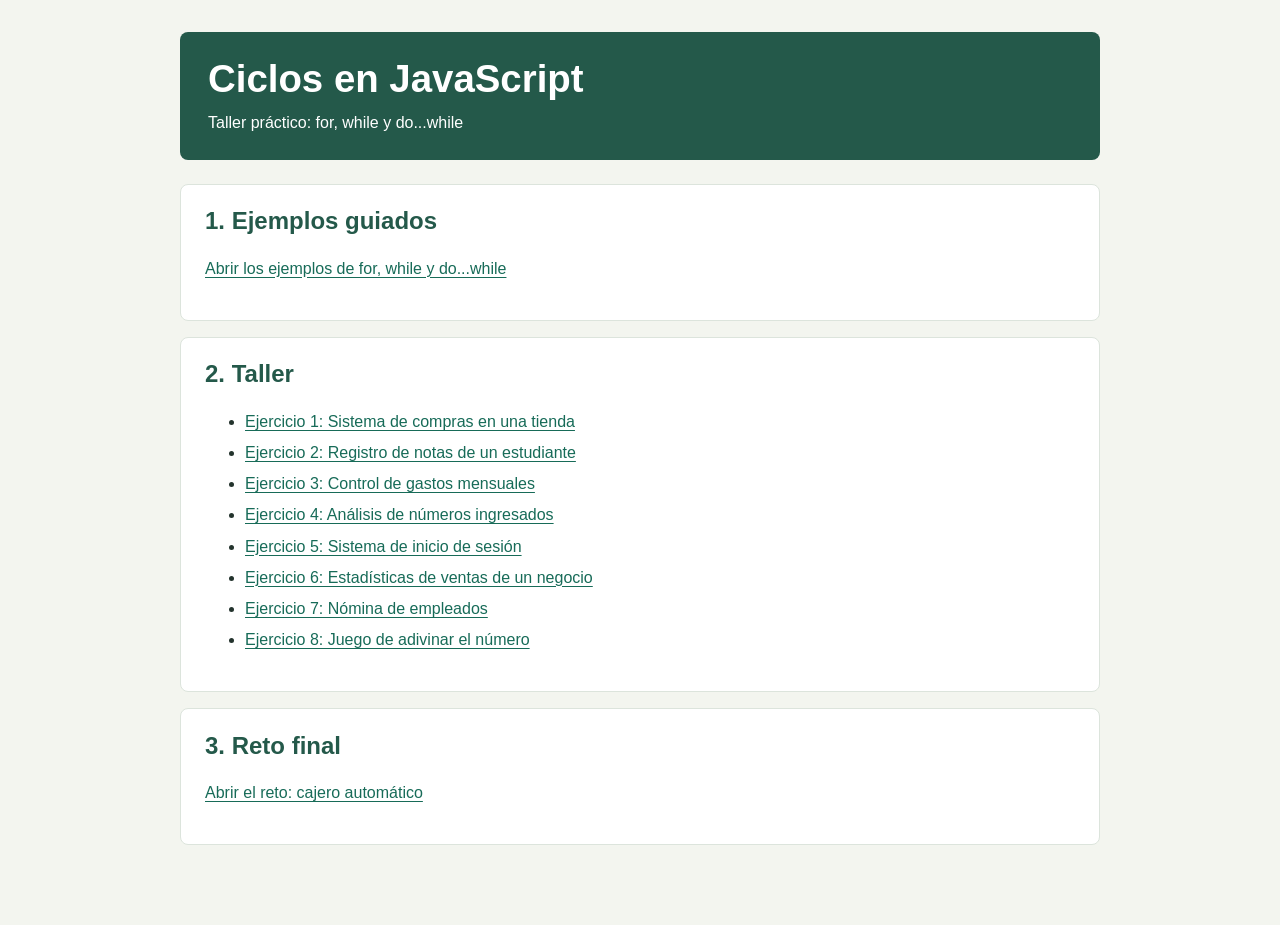
<file: ciclos-js/index.html>
<!DOCTYPE html>
<html lang="es">
<head>
  <meta charset="UTF-8">
  <meta name="viewport" content="width=device-width, initial-scale=1.0">
  <link rel="stylesheet" href="css/estilos.css">
  <title>Ciclos en JavaScript</title>
</head>
<body>
  <header>
    <h1>Ciclos en JavaScript</h1>
    <p>Taller práctico: for, while y do...while</p>
  </header>

  <main>
    <section id="seccionEjemplos">
      <h2>1. Ejemplos guiados</h2>
      <p><a href="ejemplos.html">Abrir los ejemplos de for, while y do...while</a></p>
    </section>

    <section id="seccionTaller">
      <h2>2. Taller</h2>
      <ul>
        <li><a href="ejercicio1.html">Ejercicio 1: Sistema de compras en una tienda</a></li>
        <li><a href="ejercicio2.html">Ejercicio 2: Registro de notas de un estudiante</a></li>
        <li><a href="ejercicio3.html">Ejercicio 3: Control de gastos mensuales</a></li>
        <li><a href="ejercicio4.html">Ejercicio 4: Análisis de números ingresados</a></li>
        <li><a href="ejercicio5.html">Ejercicio 5: Sistema de inicio de sesión</a></li>
        <li><a href="ejercicio6.html">Ejercicio 6: Estadísticas de ventas de un negocio</a></li>
        <li><a href="ejercicio7.html">Ejercicio 7: Nómina de empleados</a></li>
        <li><a href="ejercicio8.html">Ejercicio 8: Juego de adivinar el número</a></li>
      </ul>
    </section>

    <section id="seccionReto">
      <h2>3. Reto final</h2>
      <p><a href="reto.html">Abrir el reto: cajero automático</a></p>
    </section>
  </main>

</body>
</html>
</file>
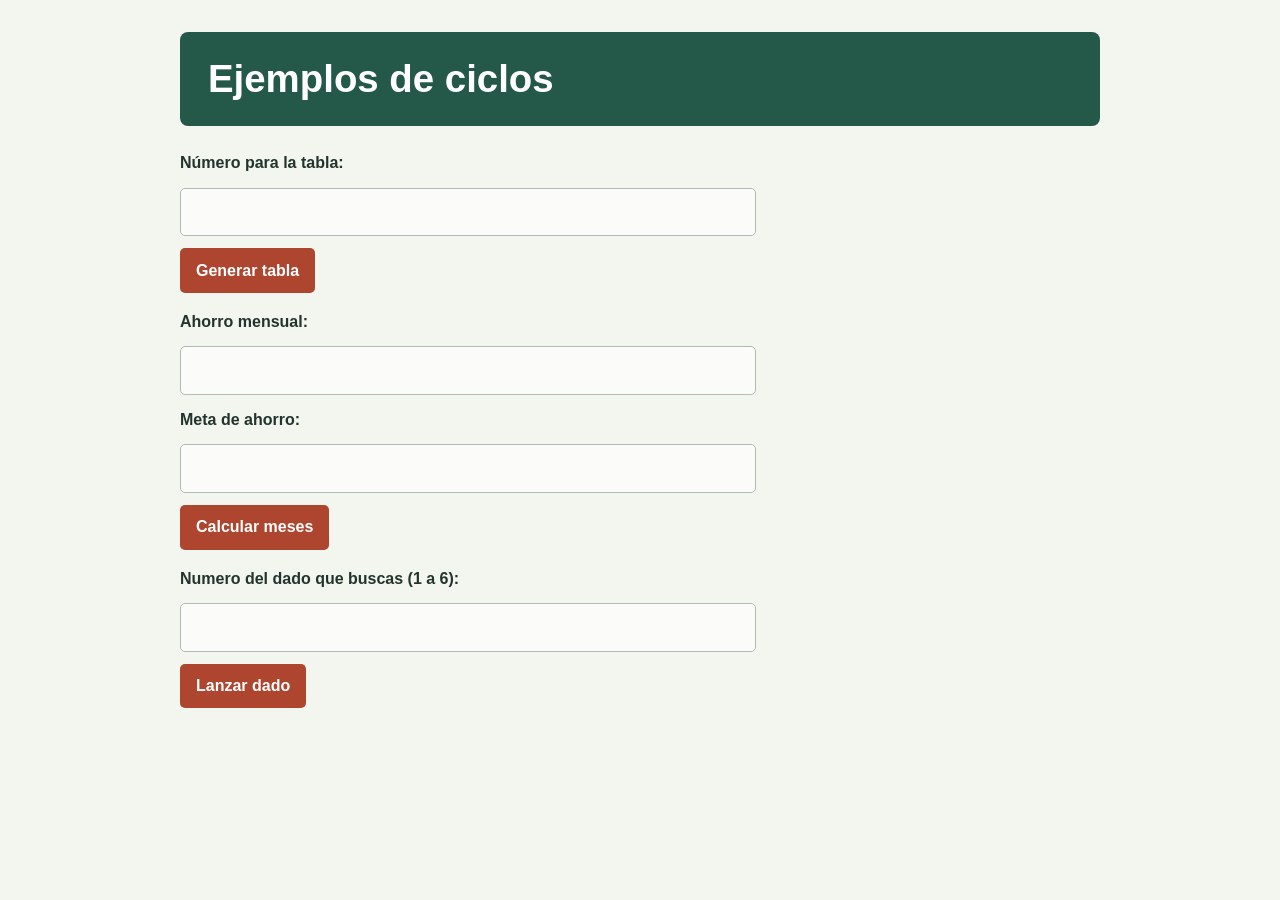
<file: ciclos-js/ejemplos.html>
<!DOCTYPE html>
<html lang="es">
<head>
  <meta charset="UTF-8">
  <meta name="viewport" content="width=device-width, initial-scale=1.0">
  <link rel="stylesheet" href="css/estilos.css">
  <title>Ejemplos de ciclos</title>
</head>
<body>
  <h1>Ejemplos de ciclos</h1>

  <form id="formTabla">
    <label for="numeroTabla">Número para la tabla:</label>
    <input type="number" id="numeroTabla" step="1" required>
    <button type="submit">Generar tabla</button>
  </form>
  <ul id="listaTabla"></ul>

  <form id="formAhorro">
    <label for="ahorroMensual">Ahorro mensual:</label>
    <input type="number" id="ahorroMensual" step="any" required>
    <label for="meta">Meta de ahorro:</label>
    <input type="number" id="meta" step="any" required>
    <button type="submit">Calcular meses</button>
  </form>
  <p id="resultadoAhorro"></p>

  <form id="formDado">
    <label for="objetivo">Numero del dado que buscas (1 a 6):</label>
    <input type="number" id="objetivo" min="1" max="6" required>
    <button type="submit">Lanzar dado</button>
  </form>
  <p id="resultadoDado"></p>
  <ul id="listaDado"></ul>

  <script src="js/ejemplo-for.js"></script>
  <script src="js/ejemplo-while.js"></script>
  <script src="js/ejemplo-do-while.js"></script>
</body>
</html>
</file>
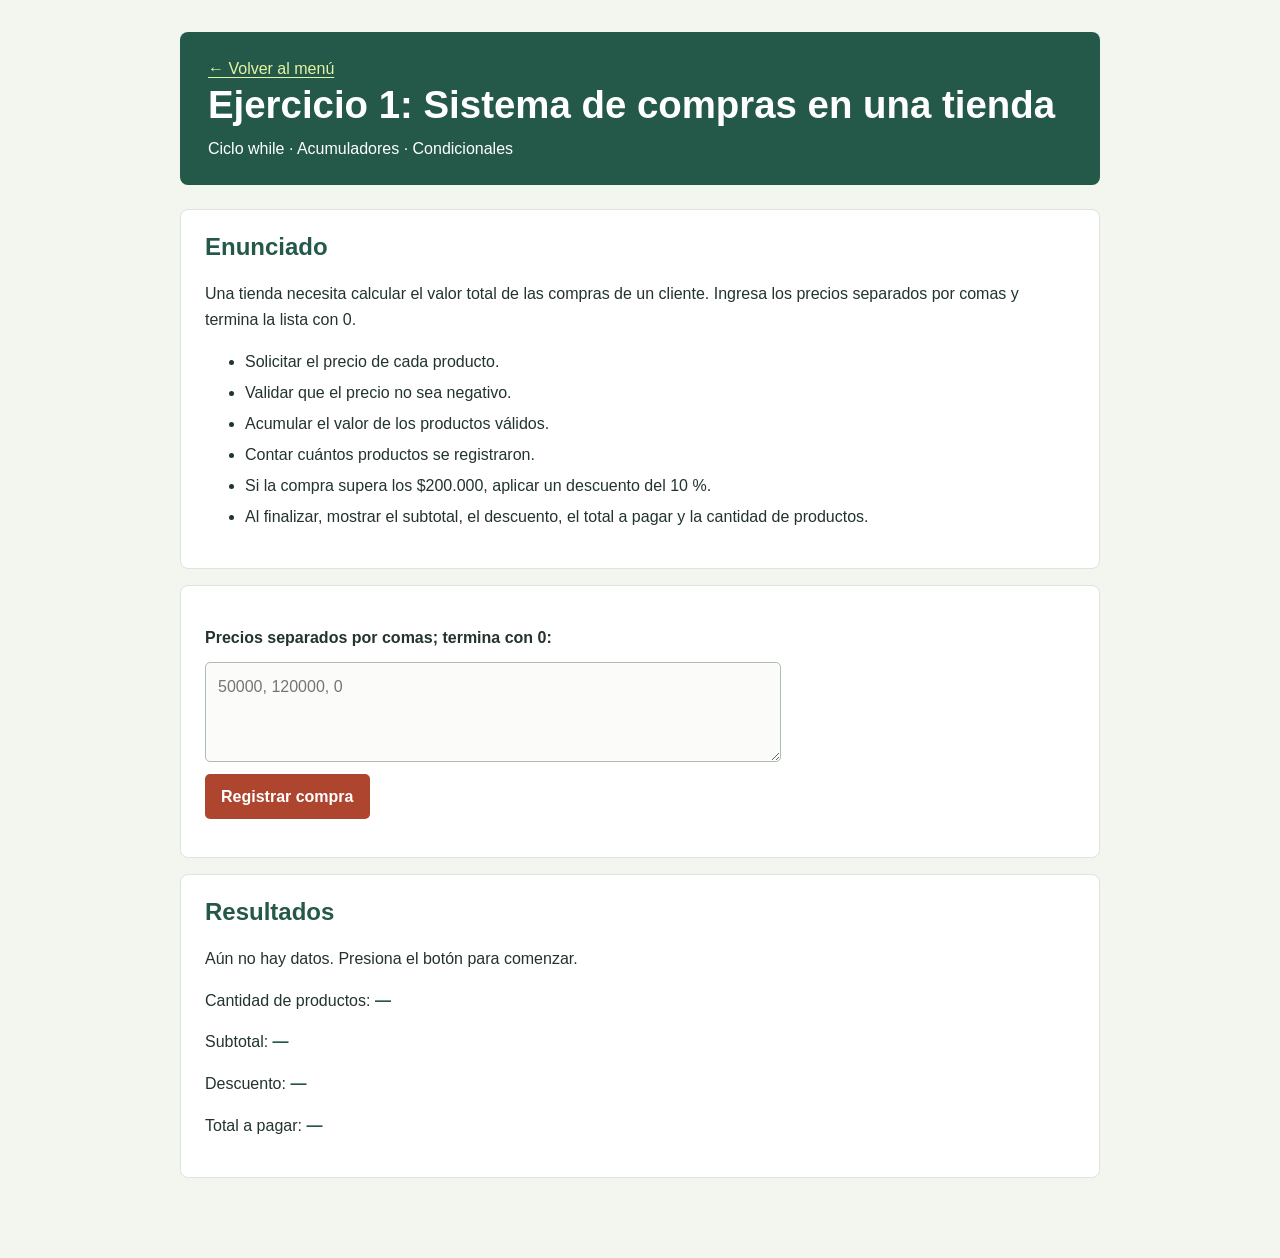
<file: ciclos-js/ejercicio1.html>
<!DOCTYPE html>
<html lang="es">
<head>
  <meta charset="UTF-8">
  <meta name="viewport" content="width=device-width, initial-scale=1.0">
  <link rel="stylesheet" href="css/estilos.css">
  <title>Ejercicio 1 · Sistema de compras en una tienda</title>
</head>
<body>
  <header>
    <a href="index.html">← Volver al menú</a>
    <h1>Ejercicio 1: Sistema de compras en una tienda</h1>
    <p id="etiquetas">Ciclo while · Acumuladores · Condicionales</p>
  </header>

  <main>
    <section id="enunciado">
      <h2>Enunciado</h2>
      <p>Una tienda necesita calcular el valor total de las compras de un cliente. Ingresa los precios separados por comas y termina la lista con 0.</p>
      <ul>
        <li>Solicitar el precio de cada producto.</li>
        <li>Validar que el precio no sea negativo.</li>
        <li>Acumular el valor de los productos válidos.</li>
        <li>Contar cuántos productos se registraron.</li>
        <li>Si la compra supera los $200.000, aplicar un descuento del 10 %.</li>
        <li>Al finalizar, mostrar el subtotal, el descuento, el total a pagar y la cantidad de productos.</li>
      </ul>
    </section>

    <section id="controles">
      <form id="formulario">
        <label for="precios">Precios separados por comas; termina con 0:</label>
        <textarea id="precios" rows="3" placeholder="50000, 120000, 0" required></textarea>
        <button type="submit">Registrar compra</button>
      </form>
    </section>

    <section id="resultado" aria-live="polite">
      <h2>Resultados</h2>
      <p id="mensaje">Aún no hay datos. Presiona el botón para comenzar.</p>
      <p>Cantidad de productos: <strong id="cantidad">—</strong></p>
      <p>Subtotal: <strong id="subtotal">—</strong></p>
      <p>Descuento: <strong id="descuento">—</strong></p>
      <p>Total a pagar: <strong id="total">—</strong></p>
    </section>
  </main>

  <script src="js/ejercicio1.js"></script>
</body>
</html>
</file>
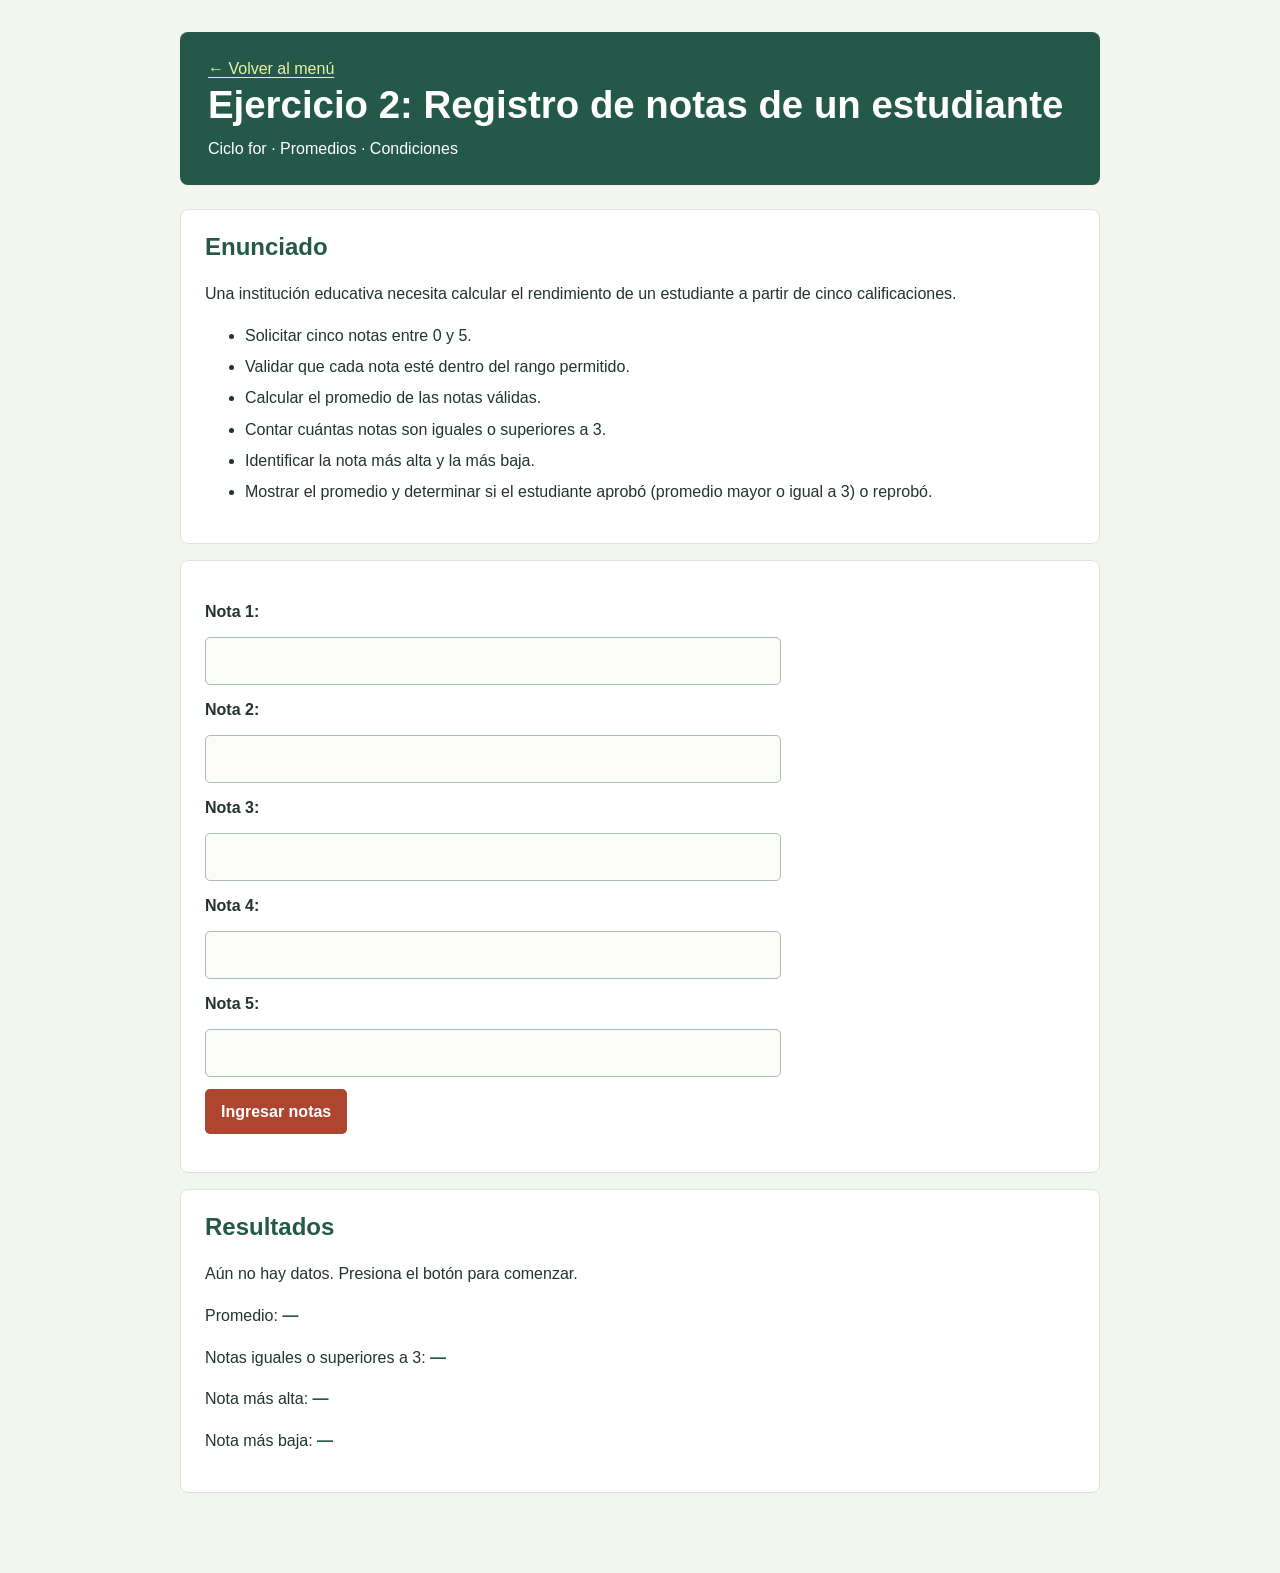
<file: ciclos-js/ejercicio2.html>
<!DOCTYPE html>
<html lang="es">
<head>
  <meta charset="UTF-8">
  <meta name="viewport" content="width=device-width, initial-scale=1.0">
  <link rel="stylesheet" href="css/estilos.css">
  <title>Ejercicio 2 · Registro de notas de un estudiante</title>
</head>
<body>
  <header>
    <a href="index.html">← Volver al menú</a>
    <h1>Ejercicio 2: Registro de notas de un estudiante</h1>
    <p id="etiquetas">Ciclo for · Promedios · Condiciones</p>
  </header>

  <main>
    <section id="enunciado">
      <h2>Enunciado</h2>
      <p>Una institución educativa necesita calcular el rendimiento de un estudiante a partir de cinco calificaciones.</p>
      <ul>
        <li>Solicitar cinco notas entre 0 y 5.</li>
        <li>Validar que cada nota esté dentro del rango permitido.</li>
        <li>Calcular el promedio de las notas válidas.</li>
        <li>Contar cuántas notas son iguales o superiores a 3.</li>
        <li>Identificar la nota más alta y la más baja.</li>
        <li>Mostrar el promedio y determinar si el estudiante aprobó (promedio mayor o igual a 3) o reprobó.</li>
      </ul>
    </section>

    <section id="controles">
      <form id="formulario">
        <label for="nota1">Nota 1:</label>
        <input type="number" id="nota1" step="any" required>
        <label for="nota2">Nota 2:</label>
        <input type="number" id="nota2" step="any" required>
        <label for="nota3">Nota 3:</label>
        <input type="number" id="nota3" step="any" required>
        <label for="nota4">Nota 4:</label>
        <input type="number" id="nota4" step="any" required>
        <label for="nota5">Nota 5:</label>
        <input type="number" id="nota5" step="any" required>
        <button type="submit">Ingresar notas</button>
      </form>
    </section>

    <section id="resultado" aria-live="polite">
      <h2>Resultados</h2>
      <p id="mensaje">Aún no hay datos. Presiona el botón para comenzar.</p>
      <ul id="listaNotas"></ul>
      <p>Promedio: <strong id="promedio">—</strong></p>
      <p>Notas iguales o superiores a 3: <strong id="notasAltas">—</strong></p>
      <p>Nota más alta: <strong id="notaMayor">—</strong></p>
      <p>Nota más baja: <strong id="notaMenor">—</strong></p>
    </section>
  </main>

  <script src="js/ejercicio2.js"></script>
</body>
</html>
</file>
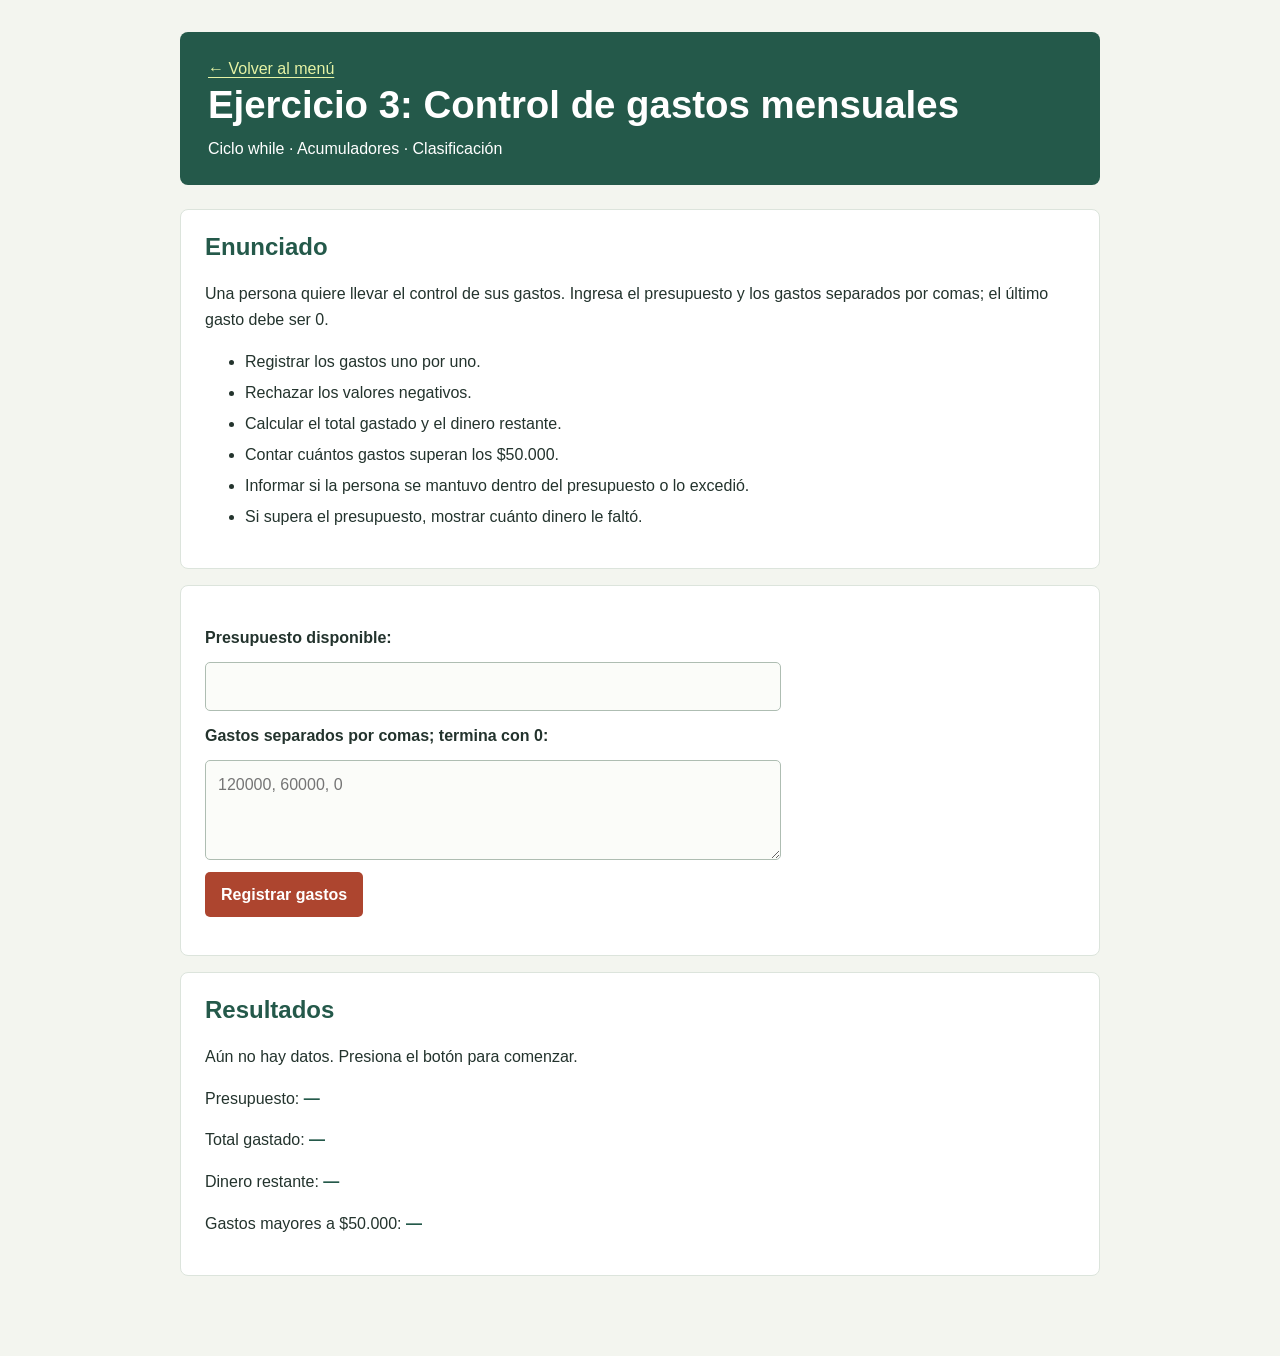
<file: ciclos-js/ejercicio3.html>
<!DOCTYPE html>
<html lang="es">
<head>
  <meta charset="UTF-8">
  <meta name="viewport" content="width=device-width, initial-scale=1.0">
  <link rel="stylesheet" href="css/estilos.css">
  <title>Ejercicio 3 · Control de gastos mensuales</title>
</head>
<body>
  <header>
    <a href="index.html">← Volver al menú</a>
    <h1>Ejercicio 3: Control de gastos mensuales</h1>
    <p id="etiquetas">Ciclo while · Acumuladores · Clasificación</p>
  </header>

  <main>
    <section id="enunciado">
      <h2>Enunciado</h2>
      <p>Una persona quiere llevar el control de sus gastos. Ingresa el presupuesto y los gastos separados por comas; el último gasto debe ser 0.</p>
      <ul>
        <li>Registrar los gastos uno por uno.</li>
        <li>Rechazar los valores negativos.</li>
        <li>Calcular el total gastado y el dinero restante.</li>
        <li>Contar cuántos gastos superan los $50.000.</li>
        <li>Informar si la persona se mantuvo dentro del presupuesto o lo excedió.</li>
        <li>Si supera el presupuesto, mostrar cuánto dinero le faltó.</li>
      </ul>
    </section>

    <section id="controles">
      <form id="formulario">
        <label for="presupuestoEntrada">Presupuesto disponible:</label>
        <input type="number" id="presupuestoEntrada" min="0" step="any" required>
        <label for="gastosEntrada">Gastos separados por comas; termina con 0:</label>
        <textarea id="gastosEntrada" rows="3" placeholder="120000, 60000, 0" required></textarea>
        <button type="submit">Registrar gastos</button>
      </form>
    </section>

    <section id="resultado" aria-live="polite">
      <h2>Resultados</h2>
      <p id="mensaje">Aún no hay datos. Presiona el botón para comenzar.</p>
      <p>Presupuesto: <strong id="presupuesto">—</strong></p>
      <p>Total gastado: <strong id="totalGastado">—</strong></p>
      <p>Dinero restante: <strong id="restante">—</strong></p>
      <p>Gastos mayores a $50.000: <strong id="gastosAltos">—</strong></p>
    </section>
  </main>

  <script src="js/ejercicio3.js"></script>
</body>
</html>
</file>
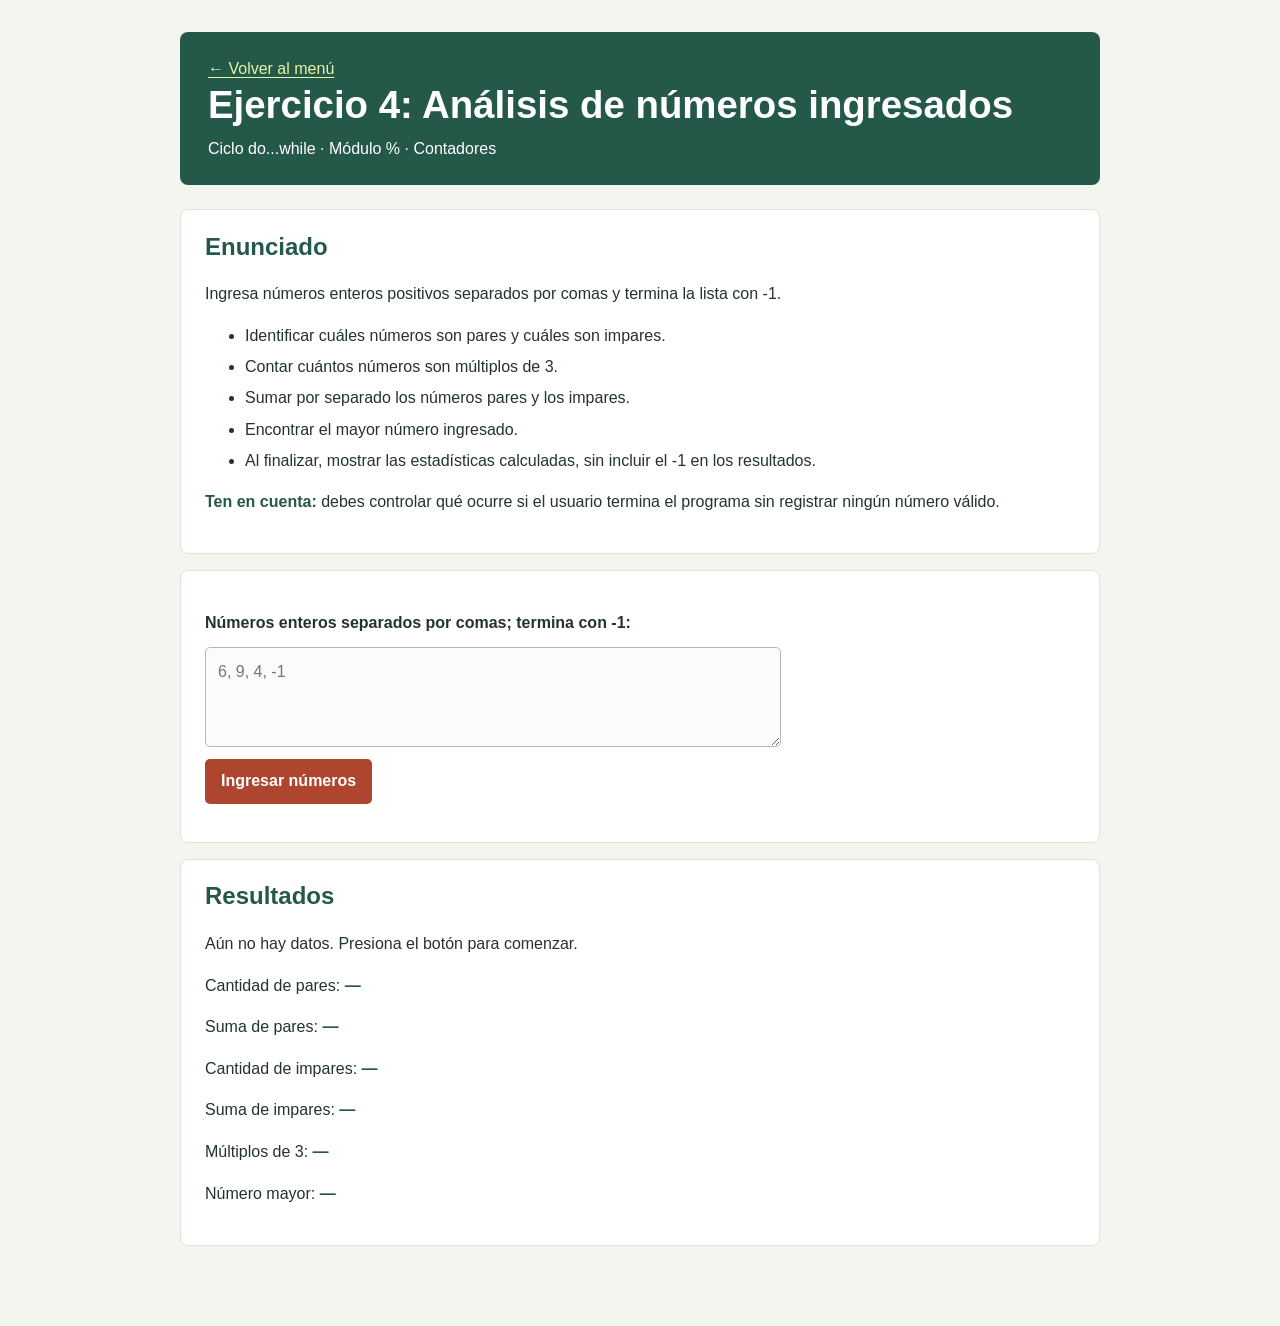
<file: ciclos-js/ejercicio4.html>
<!DOCTYPE html>
<html lang="es">
<head>
  <meta charset="UTF-8">
  <meta name="viewport" content="width=device-width, initial-scale=1.0">
  <link rel="stylesheet" href="css/estilos.css">
  <title>Ejercicio 4 · Análisis de números ingresados</title>
</head>
<body>
  <header>
    <a href="index.html">← Volver al menú</a>
    <h1>Ejercicio 4: Análisis de números ingresados</h1>
    <p id="etiquetas">Ciclo do...while · Módulo % · Contadores</p>
  </header>

  <main>
    <section id="enunciado">
      <h2>Enunciado</h2>
      <p>Ingresa números enteros positivos separados por comas y termina la lista con -1.</p>
      <ul>
        <li>Identificar cuáles números son pares y cuáles son impares.</li>
        <li>Contar cuántos números son múltiplos de 3.</li>
        <li>Sumar por separado los números pares y los impares.</li>
        <li>Encontrar el mayor número ingresado.</li>
        <li>Al finalizar, mostrar las estadísticas calculadas, sin incluir el -1 en los resultados.</li>
      </ul>
      <p><strong>Ten en cuenta:</strong> debes controlar qué ocurre si el usuario termina el programa sin registrar ningún número válido.</p>
    </section>

    <section id="controles">
      <form id="formulario">
        <label for="numerosEntrada">Números enteros separados por comas; termina con -1:</label>
        <textarea id="numerosEntrada" rows="3" placeholder="6, 9, 4, -1" required></textarea>
        <button type="submit">Ingresar números</button>
      </form>
    </section>

    <section id="resultado" aria-live="polite">
      <h2>Resultados</h2>
      <p id="mensaje">Aún no hay datos. Presiona el botón para comenzar.</p>
      <p>Cantidad de pares: <strong id="pares">—</strong></p>
      <p>Suma de pares: <strong id="sumaPares">—</strong></p>
      <p>Cantidad de impares: <strong id="impares">—</strong></p>
      <p>Suma de impares: <strong id="sumaImpares">—</strong></p>
      <p>Múltiplos de 3: <strong id="multiplos3">—</strong></p>
      <p>Número mayor: <strong id="mayor">—</strong></p>
    </section>
  </main>

  <script src="js/ejercicio4.js"></script>
</body>
</html>
</file>
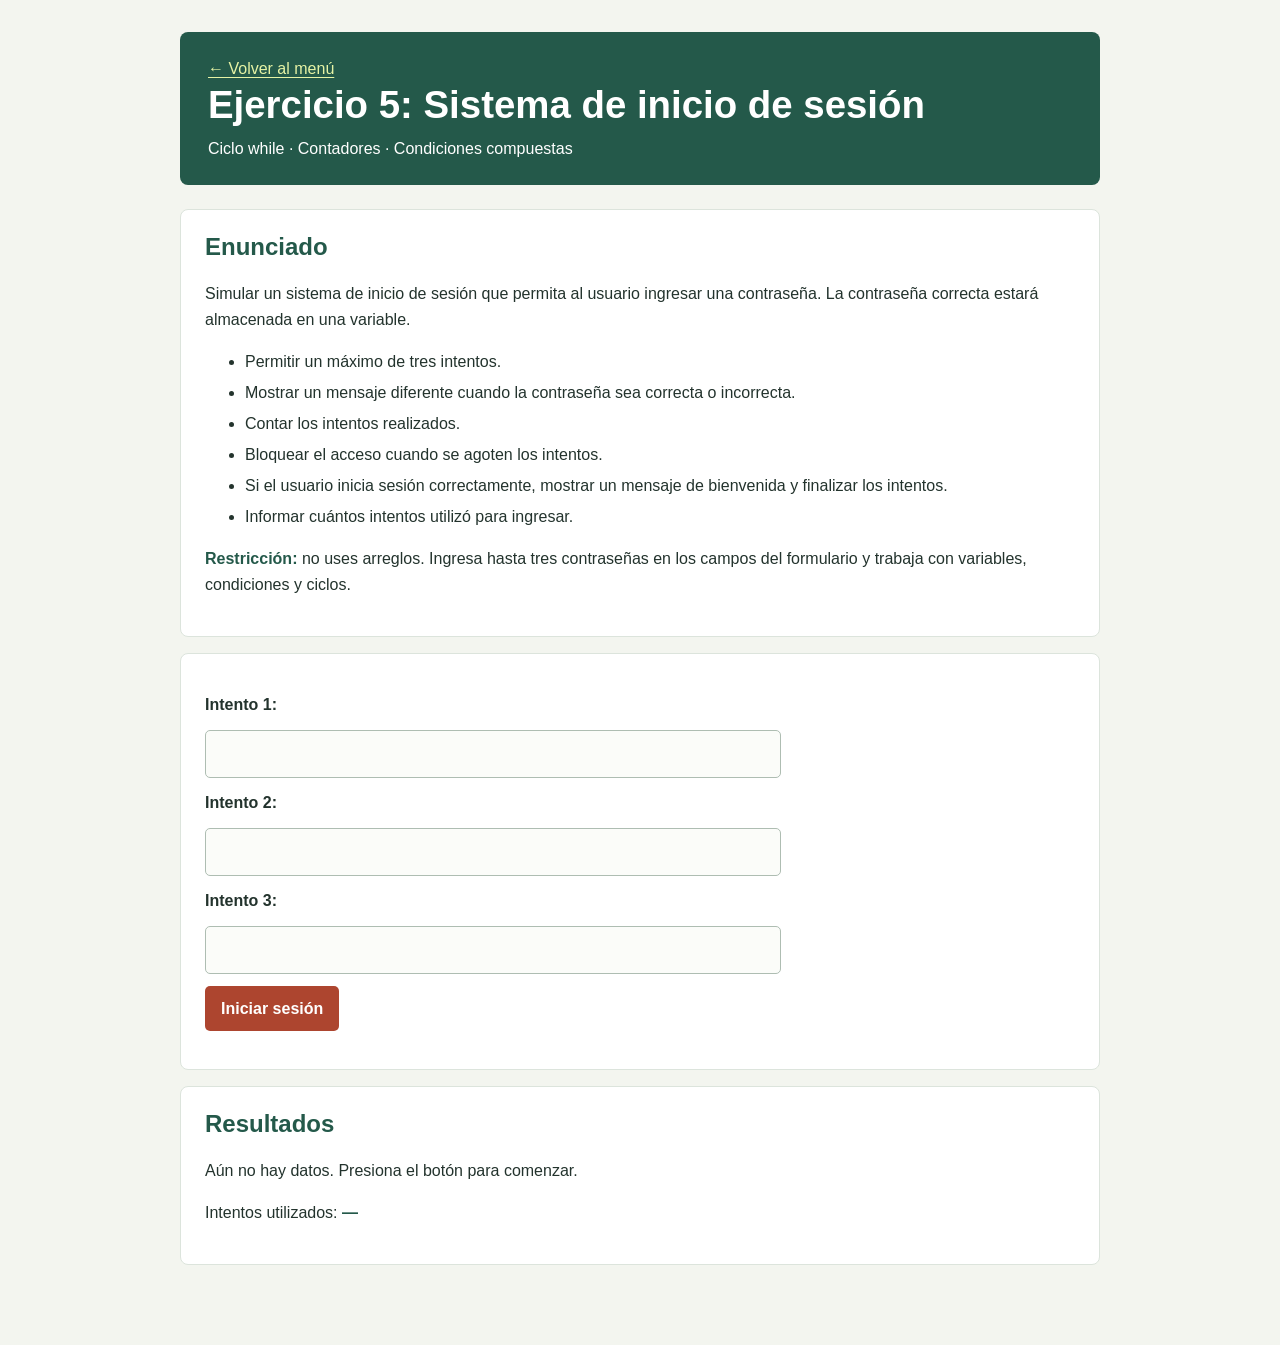
<file: ciclos-js/ejercicio5.html>
<!DOCTYPE html>
<html lang="es">
<head>
  <meta charset="UTF-8">
  <meta name="viewport" content="width=device-width, initial-scale=1.0">
  <link rel="stylesheet" href="css/estilos.css">
  <title>Ejercicio 5 · Sistema de inicio de sesión</title>
</head>
<body>
  <header>
    <a href="index.html">← Volver al menú</a>
    <h1>Ejercicio 5: Sistema de inicio de sesión</h1>
    <p id="etiquetas">Ciclo while · Contadores · Condiciones compuestas</p>
  </header>

  <main>
    <section id="enunciado">
      <h2>Enunciado</h2>
      <p>Simular un sistema de inicio de sesión que permita al usuario ingresar una contraseña. La contraseña correcta estará almacenada en una variable.</p>
      <ul>
        <li>Permitir un máximo de tres intentos.</li>
        <li>Mostrar un mensaje diferente cuando la contraseña sea correcta o incorrecta.</li>
        <li>Contar los intentos realizados.</li>
        <li>Bloquear el acceso cuando se agoten los intentos.</li>
        <li>Si el usuario inicia sesión correctamente, mostrar un mensaje de bienvenida y finalizar los intentos.</li>
        <li>Informar cuántos intentos utilizó para ingresar.</li>
      </ul>
      <p><strong>Restricción:</strong> no uses arreglos. Ingresa hasta tres contraseñas en los campos del formulario y trabaja con variables, condiciones y ciclos.</p>
    </section>

    <section id="controles">
      <form id="formulario">
        <label for="contrasena1">Intento 1:</label>
        <input type="password" id="contrasena1" required>
        <label for="contrasena2">Intento 2:</label>
        <input type="password" id="contrasena2">
        <label for="contrasena3">Intento 3:</label>
        <input type="password" id="contrasena3">
        <button type="submit">Iniciar sesión</button>
      </form>
    </section>

    <section id="resultado" aria-live="polite">
      <h2>Resultados</h2>
      <p id="mensaje">Aún no hay datos. Presiona el botón para comenzar.</p>
      <ul id="registro"></ul>
      <p>Intentos utilizados: <strong id="intentos">—</strong></p>
    </section>
  </main>

  <script src="js/ejercicio5.js"></script>
</body>
</html>
</file>
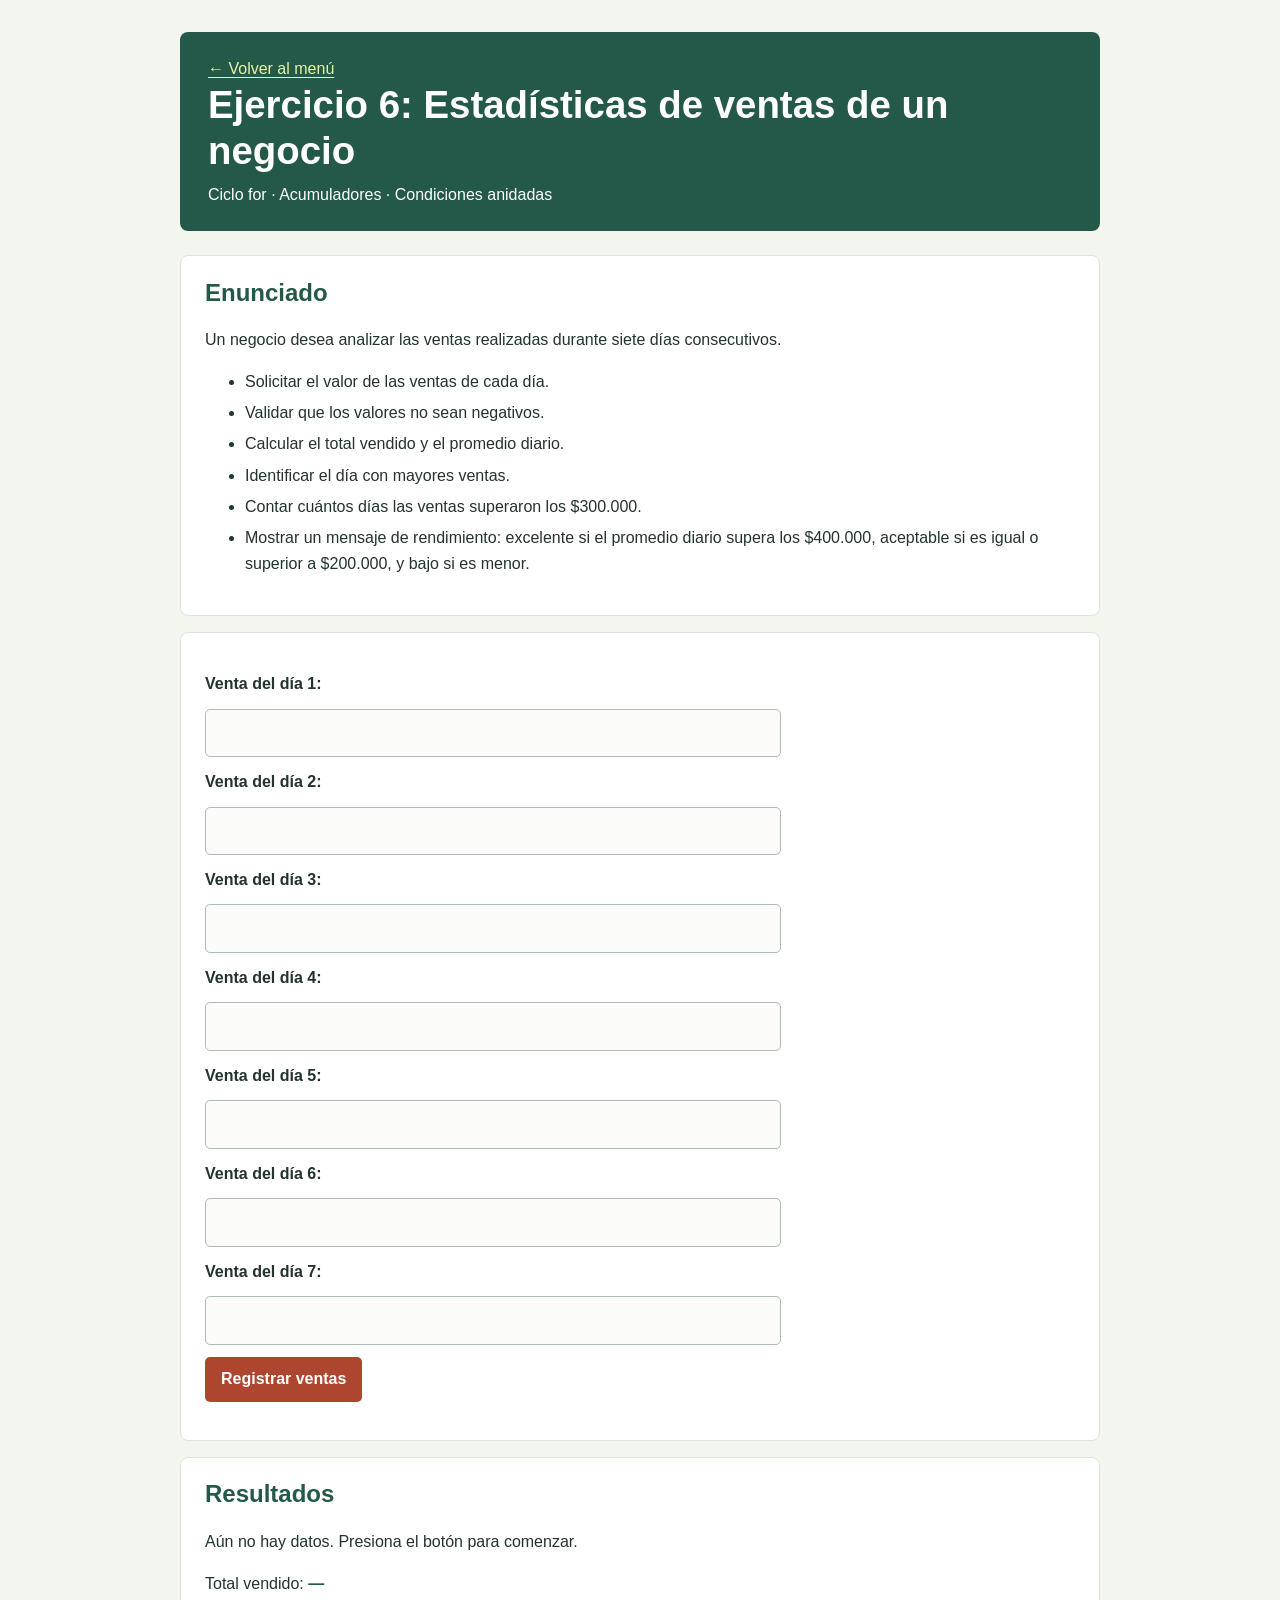
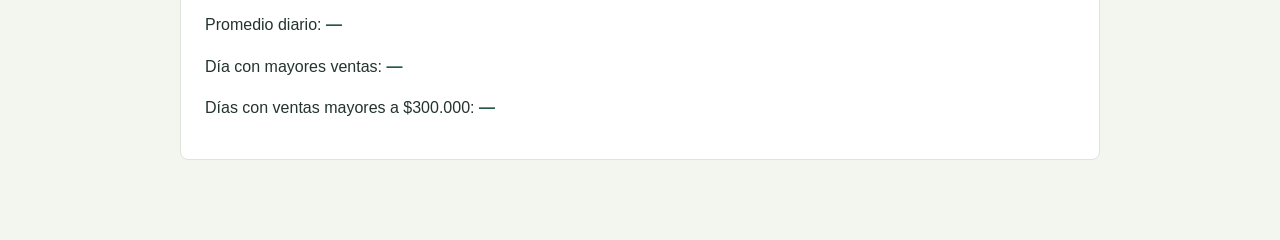
<file: ciclos-js/ejercicio6.html>
<!DOCTYPE html>
<html lang="es">
<head>
  <meta charset="UTF-8">
  <meta name="viewport" content="width=device-width, initial-scale=1.0">
  <link rel="stylesheet" href="css/estilos.css">
  <title>Ejercicio 6 · Estadísticas de ventas de un negocio</title>
</head>
<body>
  <header>
    <a href="index.html">← Volver al menú</a>
    <h1>Ejercicio 6: Estadísticas de ventas de un negocio</h1>
    <p id="etiquetas">Ciclo for · Acumuladores · Condiciones anidadas</p>
  </header>

  <main>
    <section id="enunciado">
      <h2>Enunciado</h2>
      <p>Un negocio desea analizar las ventas realizadas durante siete días consecutivos.</p>
      <ul>
        <li>Solicitar el valor de las ventas de cada día.</li>
        <li>Validar que los valores no sean negativos.</li>
        <li>Calcular el total vendido y el promedio diario.</li>
        <li>Identificar el día con mayores ventas.</li>
        <li>Contar cuántos días las ventas superaron los $300.000.</li>
        <li>Mostrar un mensaje de rendimiento: excelente si el promedio diario supera los $400.000, aceptable si es igual o superior a $200.000, y bajo si es menor.</li>
      </ul>
    </section>

    <section id="controles">
      <form id="formulario">
        <label for="venta1">Venta del día 1:</label>
        <input type="number" id="venta1" step="any" required>
        <label for="venta2">Venta del día 2:</label>
        <input type="number" id="venta2" step="any" required>
        <label for="venta3">Venta del día 3:</label>
        <input type="number" id="venta3" step="any" required>
        <label for="venta4">Venta del día 4:</label>
        <input type="number" id="venta4" step="any" required>
        <label for="venta5">Venta del día 5:</label>
        <input type="number" id="venta5" step="any" required>
        <label for="venta6">Venta del día 6:</label>
        <input type="number" id="venta6" step="any" required>
        <label for="venta7">Venta del día 7:</label>
        <input type="number" id="venta7" step="any" required>
        <button type="submit">Registrar ventas</button>
      </form>
    </section>

    <section id="resultado" aria-live="polite">
      <h2>Resultados</h2>
      <p id="mensaje">Aún no hay datos. Presiona el botón para comenzar.</p>
      <ul id="detalleDias"></ul>
      <p>Total vendido: <strong id="totalVendido">—</strong></p>
      <p>Promedio diario: <strong id="promedio">—</strong></p>
      <p>Día con mayores ventas: <strong id="mejorDia">—</strong></p>
      <p>Días con ventas mayores a $300.000: <strong id="diasAltos">—</strong></p>
    </section>
  </main>

  <script src="js/ejercicio6.js"></script>
</body>
</html>
</file>
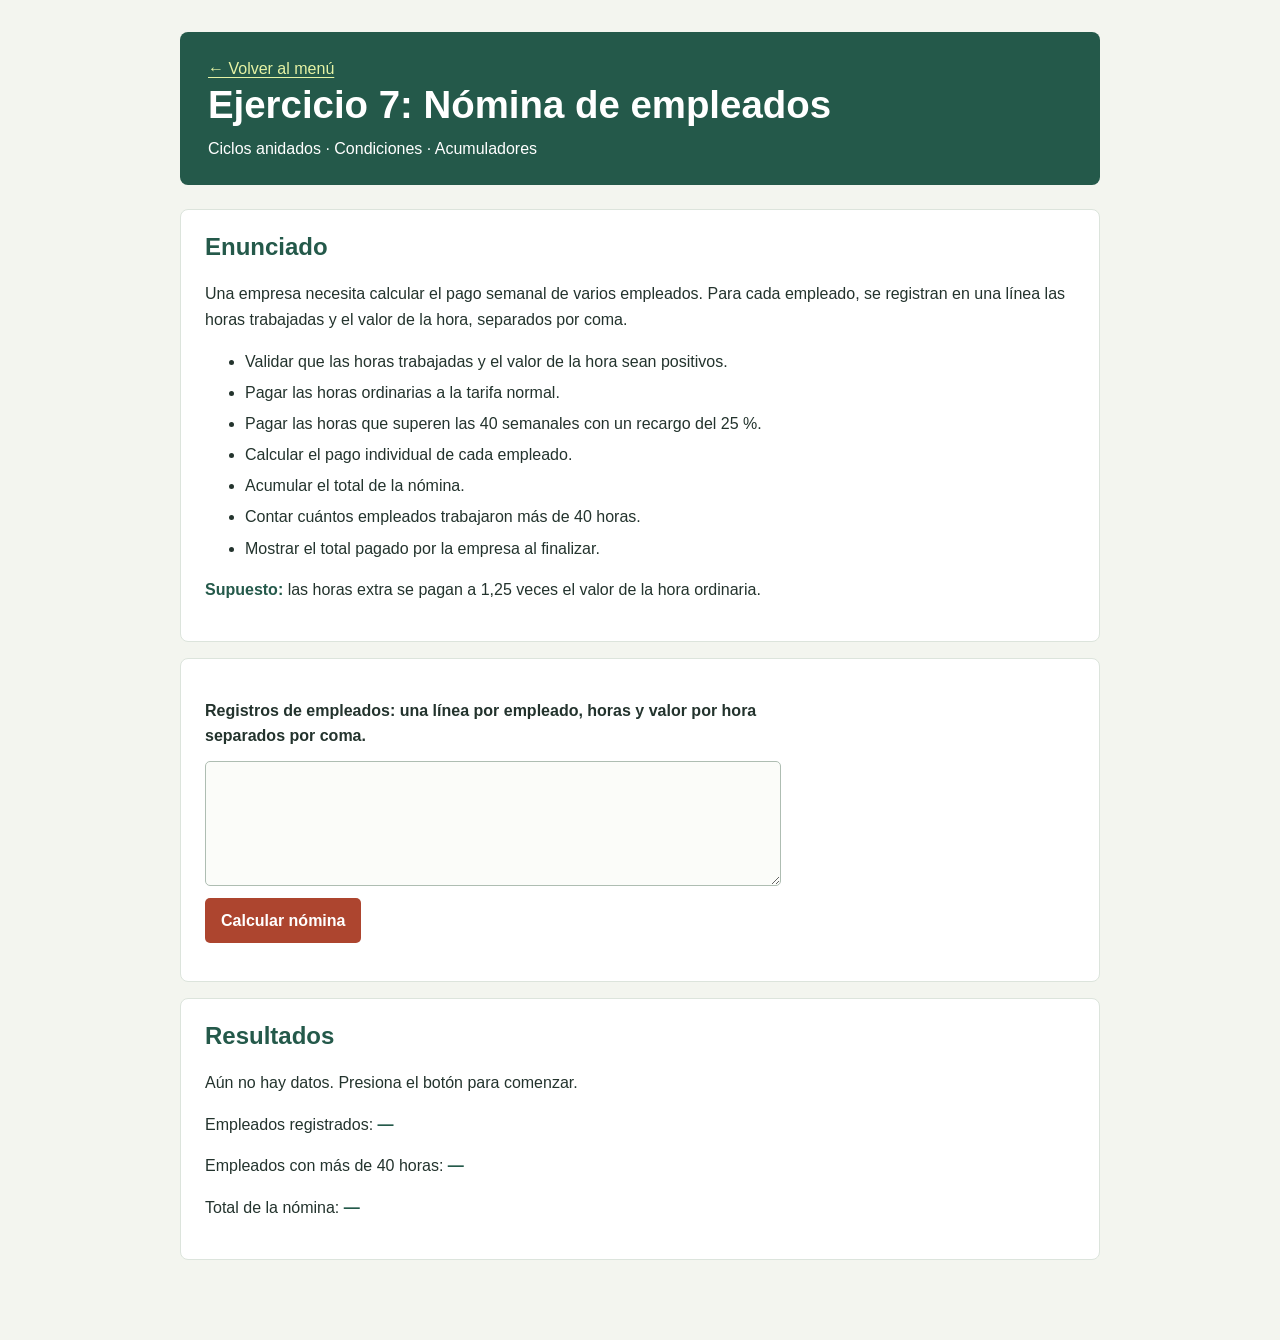
<file: ciclos-js/ejercicio7.html>
<!DOCTYPE html>
<html lang="es">
<head>
  <meta charset="UTF-8">
  <meta name="viewport" content="width=device-width, initial-scale=1.0">
  <link rel="stylesheet" href="css/estilos.css">
  <title>Ejercicio 7 · Nómina de empleados</title>
</head>
<body>
  <header>
    <a href="index.html">← Volver al menú</a>
    <h1>Ejercicio 7: Nómina de empleados</h1>
    <p id="etiquetas">Ciclos anidados · Condiciones · Acumuladores</p>
  </header>

  <main>
    <section id="enunciado">
      <h2>Enunciado</h2>
      <p>Una empresa necesita calcular el pago semanal de varios empleados. Para cada empleado, se registran en una línea las horas trabajadas y el valor de la hora, separados por coma.</p>
      <ul>
        <li>Validar que las horas trabajadas y el valor de la hora sean positivos.</li>
        <li>Pagar las horas ordinarias a la tarifa normal.</li>
        <li>Pagar las horas que superen las 40 semanales con un recargo del 25 %.</li>
        <li>Calcular el pago individual de cada empleado.</li>
        <li>Acumular el total de la nómina.</li>
        <li>Contar cuántos empleados trabajaron más de 40 horas.</li>
        <li>Mostrar el total pagado por la empresa al finalizar.</li>
      </ul>
      <p><strong>Supuesto:</strong> las horas extra se pagan a 1,25 veces el valor de la hora ordinaria.</p>
    </section>

    <section id="controles">
      <form id="formulario">
        <label for="empleadosEntrada">Registros de empleados: una línea por empleado, horas y valor por hora separados por coma.</label>
        <textarea id="empleadosEntrada" rows="4" required></textarea>
        <button type="submit">Calcular nómina</button>
      </form>
    </section>

    <section id="resultado" aria-live="polite">
      <h2>Resultados</h2>
      <p id="mensaje">Aún no hay datos. Presiona el botón para comenzar.</p>
      <ul id="detalleEmpleados"></ul>
      <p>Empleados registrados: <strong id="cantidadEmpleados">—</strong></p>
      <p>Empleados con más de 40 horas: <strong id="conExtras">—</strong></p>
      <p>Total de la nómina: <strong id="totalNomina">—</strong></p>
    </section>
  </main>

  <script src="js/ejercicio7.js"></script>
</body>
</html>
</file>
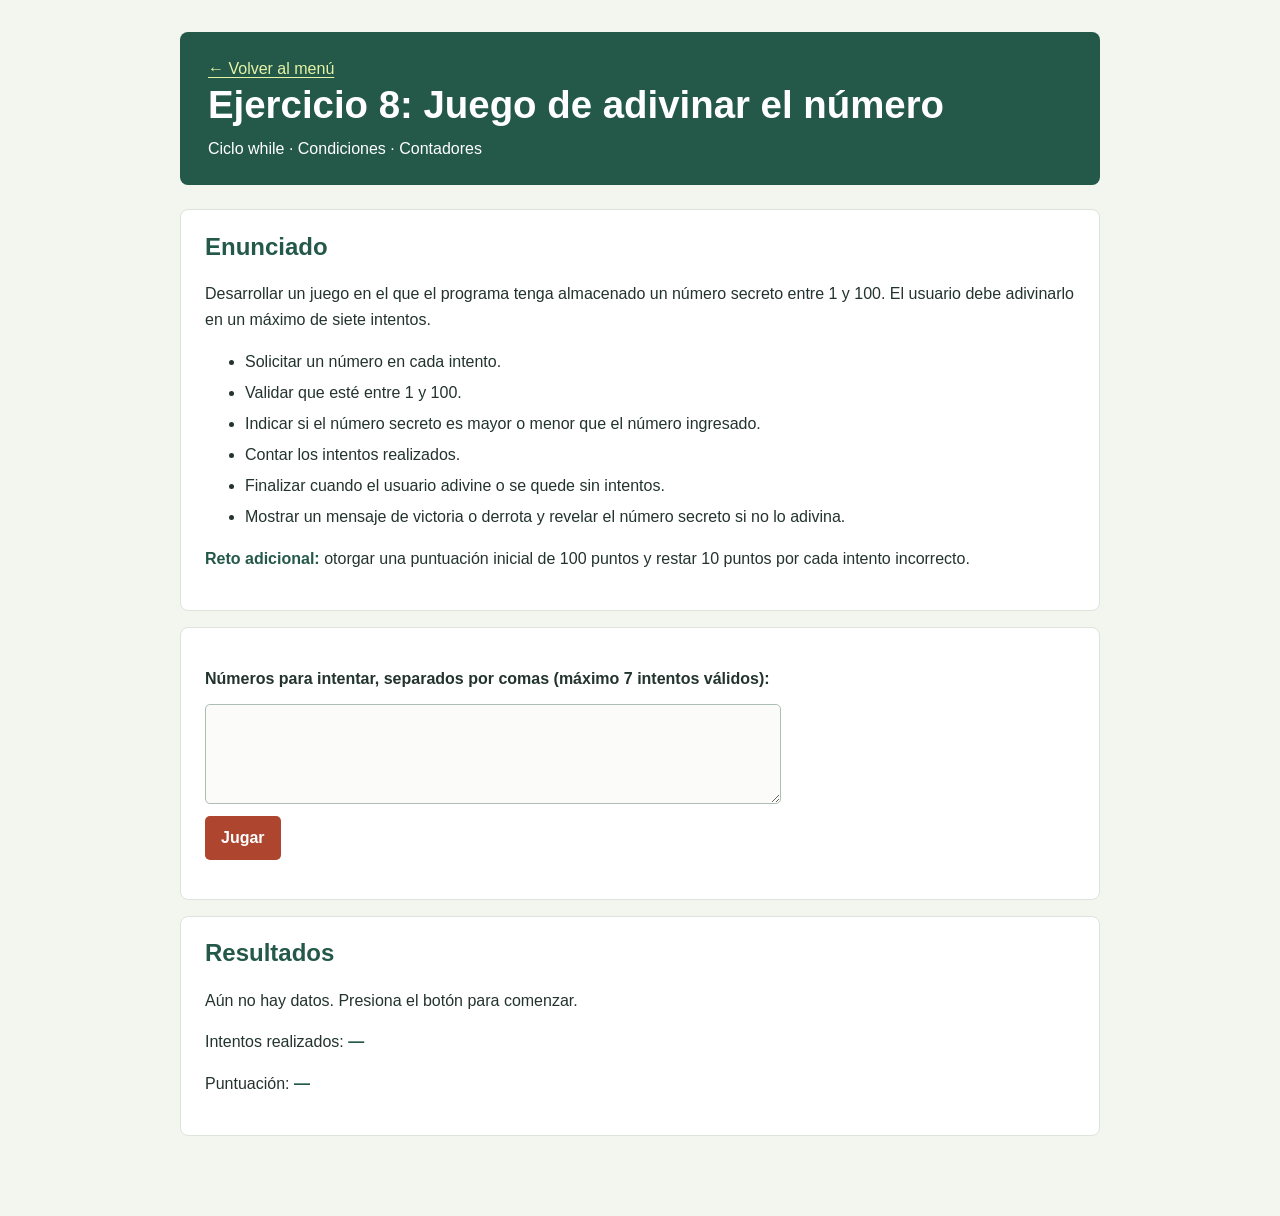
<file: ciclos-js/ejercicio8.html>
<!DOCTYPE html>
<html lang="es">
<head>
  <meta charset="UTF-8">
  <meta name="viewport" content="width=device-width, initial-scale=1.0">
  <link rel="stylesheet" href="css/estilos.css">
  <title>Ejercicio 8 · Juego de adivinar el número</title>
</head>
<body>
  <header>
    <a href="index.html">← Volver al menú</a>
    <h1>Ejercicio 8: Juego de adivinar el número</h1>
    <p id="etiquetas">Ciclo while · Condiciones · Contadores</p>
  </header>

  <main>
    <section id="enunciado">
      <h2>Enunciado</h2>
      <p>Desarrollar un juego en el que el programa tenga almacenado un número secreto entre 1 y 100. El usuario debe adivinarlo en un máximo de siete intentos.</p>
      <ul>
        <li>Solicitar un número en cada intento.</li>
        <li>Validar que esté entre 1 y 100.</li>
        <li>Indicar si el número secreto es mayor o menor que el número ingresado.</li>
        <li>Contar los intentos realizados.</li>
        <li>Finalizar cuando el usuario adivine o se quede sin intentos.</li>
        <li>Mostrar un mensaje de victoria o derrota y revelar el número secreto si no lo adivina.</li>
      </ul>
      <p><strong>Reto adicional:</strong> otorgar una puntuación inicial de 100 puntos y restar 10 puntos por cada intento incorrecto.</p>
    </section>

    <section id="controles">
      <form id="formulario">
        <label for="intentosEntrada">Números para intentar, separados por comas (máximo 7 intentos válidos):</label>
        <textarea id="intentosEntrada" rows="3" required></textarea>
        <button type="submit">Jugar</button>
      </form>
    </section>

    <section id="resultado" aria-live="polite">
      <h2>Resultados</h2>
      <p id="mensaje">Aún no hay datos. Presiona el botón para comenzar.</p>
      <ul id="registro"></ul>
      <p>Intentos realizados: <strong id="intentos">—</strong></p>
      <p>Puntuación: <strong id="puntos">—</strong></p>
    </section>
  </main>

  <script src="js/ejercicio8.js"></script>
</body>
</html>
</file>
<file: ciclos-js/css/estilos.css>
:root {
  color-scheme: light;
  font-family: "Segoe UI", Arial, sans-serif;
  color: #23332d;
  background: #f3f5ef;
  font-synthesis: none;
  text-rendering: optimizeLegibility;
}

* {
  box-sizing: border-box;
}

body {
  width: min(100% - 2rem, 920px);
  margin: 0 auto;
  padding: 2rem 0 4rem;
  line-height: 1.6;
}

header {
  margin-bottom: 1.5rem;
  padding: 1.5rem 1.75rem;
  color: #fff;
  background: #24594a;
  border-radius: 8px;
}

header a {
  color: #e6f3a5;
}

h1,
h2 {
  line-height: 1.2;
}

h1 {
  margin: 0 0 0.5rem;
  font-size: clamp(1.7rem, 5vw, 2.4rem);
}

h2 {
  margin-top: 0;
  color: #24594a;
}

header p {
  margin: 0;
}

main > section,
body > section {
  margin: 1rem 0;
  padding: 1.4rem 1.5rem;
  background: #fff;
  border: 1px solid #dce4dc;
  border-radius: 8px;
}

body > h1 {
  margin: 0 0 1.5rem;
  padding: 1.5rem 1.75rem;
  color: #fff;
  background: #24594a;
  border-radius: 8px;
}

a {
  color: #176b58;
  text-underline-offset: 0.18em;
}

a:hover {
  color: #ad452f;
}

li {
  margin: 0.35rem 0;
}

form {
  display: grid;
  gap: 0.75rem;
  max-width: 36rem;
  margin: 1rem 0;
}

label {
  font-weight: 600;
}

input,
textarea,
select {
  width: 100%;
  min-height: 2.75rem;
  padding: 0.65rem 0.75rem;
  color: inherit;
  font: inherit;
  background: #fbfcf9;
  border: 1px solid #aebdb2;
  border-radius: 5px;
}

textarea {
  resize: vertical;
}

input:focus,
textarea:focus,
select:focus,
button:focus-visible,
a:focus-visible {
  outline: 3px solid #e8bc5a;
  outline-offset: 2px;
}

button {
  justify-self: start;
  min-height: 2.75rem;
  padding: 0.6rem 1rem;
  color: #fff;
  font: inherit;
  font-weight: 700;
  background: #ad452f;
  border: 0;
  border-radius: 5px;
  cursor: pointer;
}

button:hover {
  background: #873722;
}

strong {
  color: #24594a;
}

@media (max-width: 600px) {
  body {
    width: min(100% - 1rem, 920px);
    padding-top: 0.5rem;
  }

  header,
  main > section,
  body > section,
  body > h1 {
    padding: 1.1rem;
  }
}
</file>
